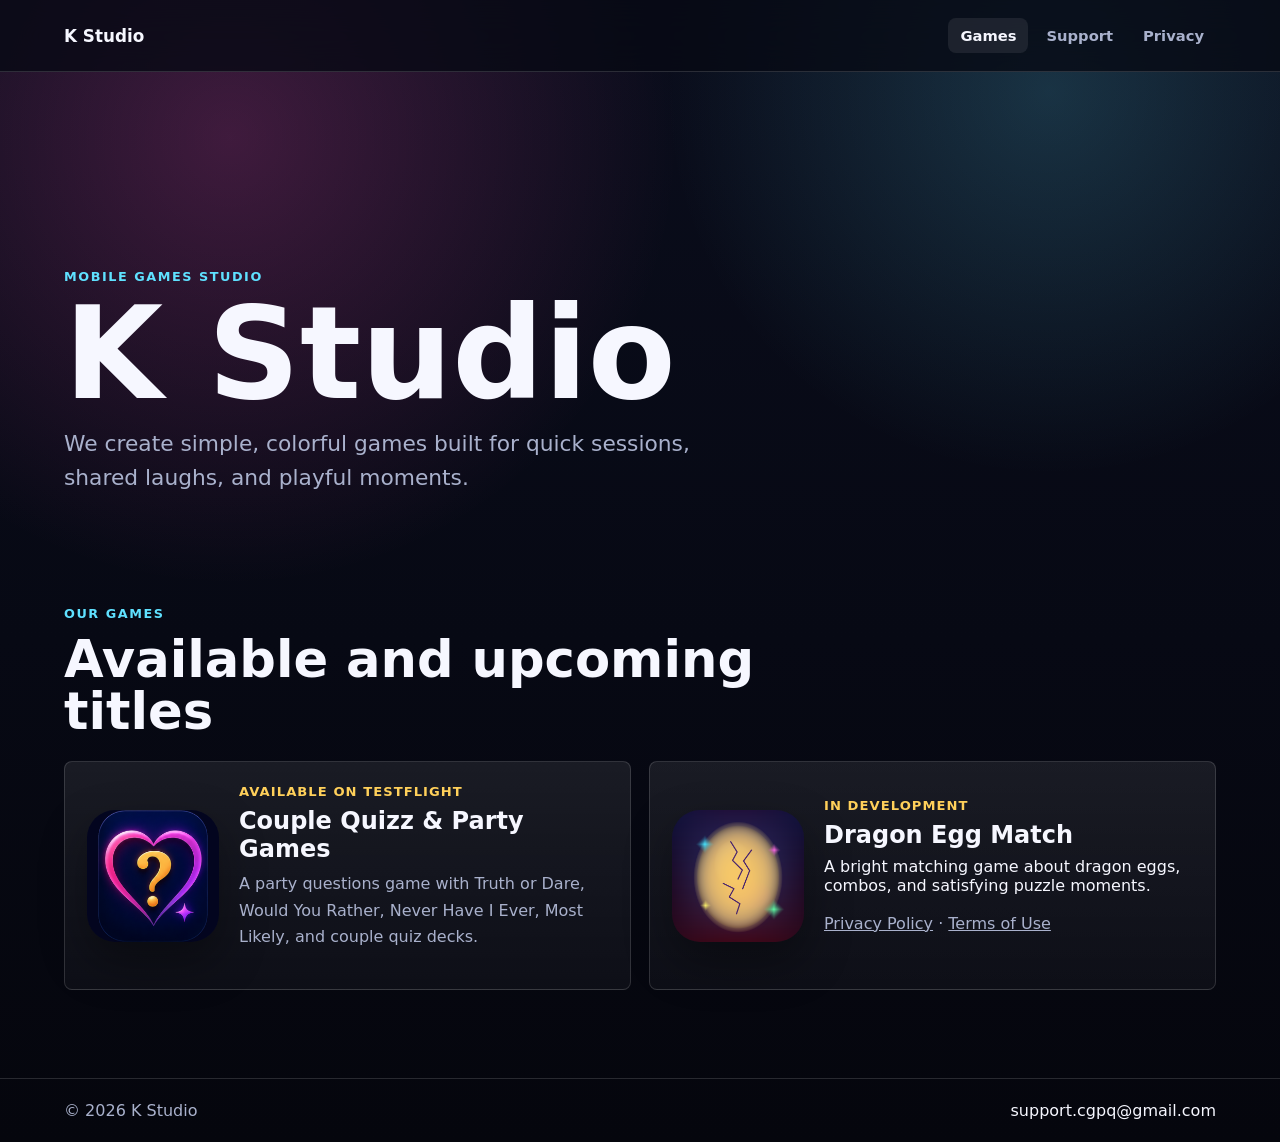
<file: index.html>
<!doctype html>
<html lang="en">
<head>
  <meta charset="utf-8">
  <meta name="viewport" content="width=device-width, initial-scale=1">
  <title>K Studio</title>
  <meta name="description" content="K Studio creates mobile games for playful moments with friends, couples, and families.">
  <link rel="stylesheet" href="styles.css">
</head>
<body>
  <header class="site-header">
    <a class="brand" href="index.html">K Studio</a>
    <nav aria-label="Main navigation">
      <a href="index.html" aria-current="page">Games</a>
      <a href="support.html">Support</a>
      <a href="privacy-policy.html">Privacy</a>
    </nav>
  </header>

  <main>
    <section class="hero">
      <div class="hero-copy">
        <p class="eyebrow">Mobile games studio</p>
        <h1>K Studio</h1>
        <p class="lead">We create simple, colorful games built for quick sessions, shared laughs, and playful moments.</p>
      </div>
    </section>

    <section class="games-section" aria-labelledby="games-title">
      <div class="section-heading">
        <p class="eyebrow">Our games</p>
        <h2 id="games-title">Available and upcoming titles</h2>
      </div>

      <div class="games-grid">
        <article class="game-card">
          <img src="assets/couple-quizz-party-games.png" alt="Couple Quizz & Party Games app icon">
          <div>
            <p class="game-status">Available on TestFlight</p>
            <h3>Couple Quizz & Party Games</h3>
            <p>A party questions game with Truth or Dare, Would You Rather, Never Have I Ever, Most Likely, and couple quiz decks.</p>
          </div>
        </article>

        <article class="game-card">
          <img src="assets/dragon-egg-match.png" alt="Dragon Egg Match app icon">
          <div>
            <p class="game-status">In development</p>
            <h3>Dragon Egg Match</h3>
            <p>A bright matching game about dragon eggs, combos, and satisfying puzzle moments.</p>
            <p><a href="dragon-egg-match-privacy.html">Privacy Policy</a> · <a href="dragon-egg-match-terms.html">Terms of Use</a></p>
          </div>
        </article>
      </div>
    </section>
  </main>

  <footer class="site-footer">
    <span>© <span id="year"></span> K Studio</span>
    <a href="mailto:support.cgpq@gmail.com">support.cgpq@gmail.com</a>
  </footer>

  <script>
    document.getElementById('year').textContent = new Date().getFullYear();
  </script>
</body>
</html>
</file>
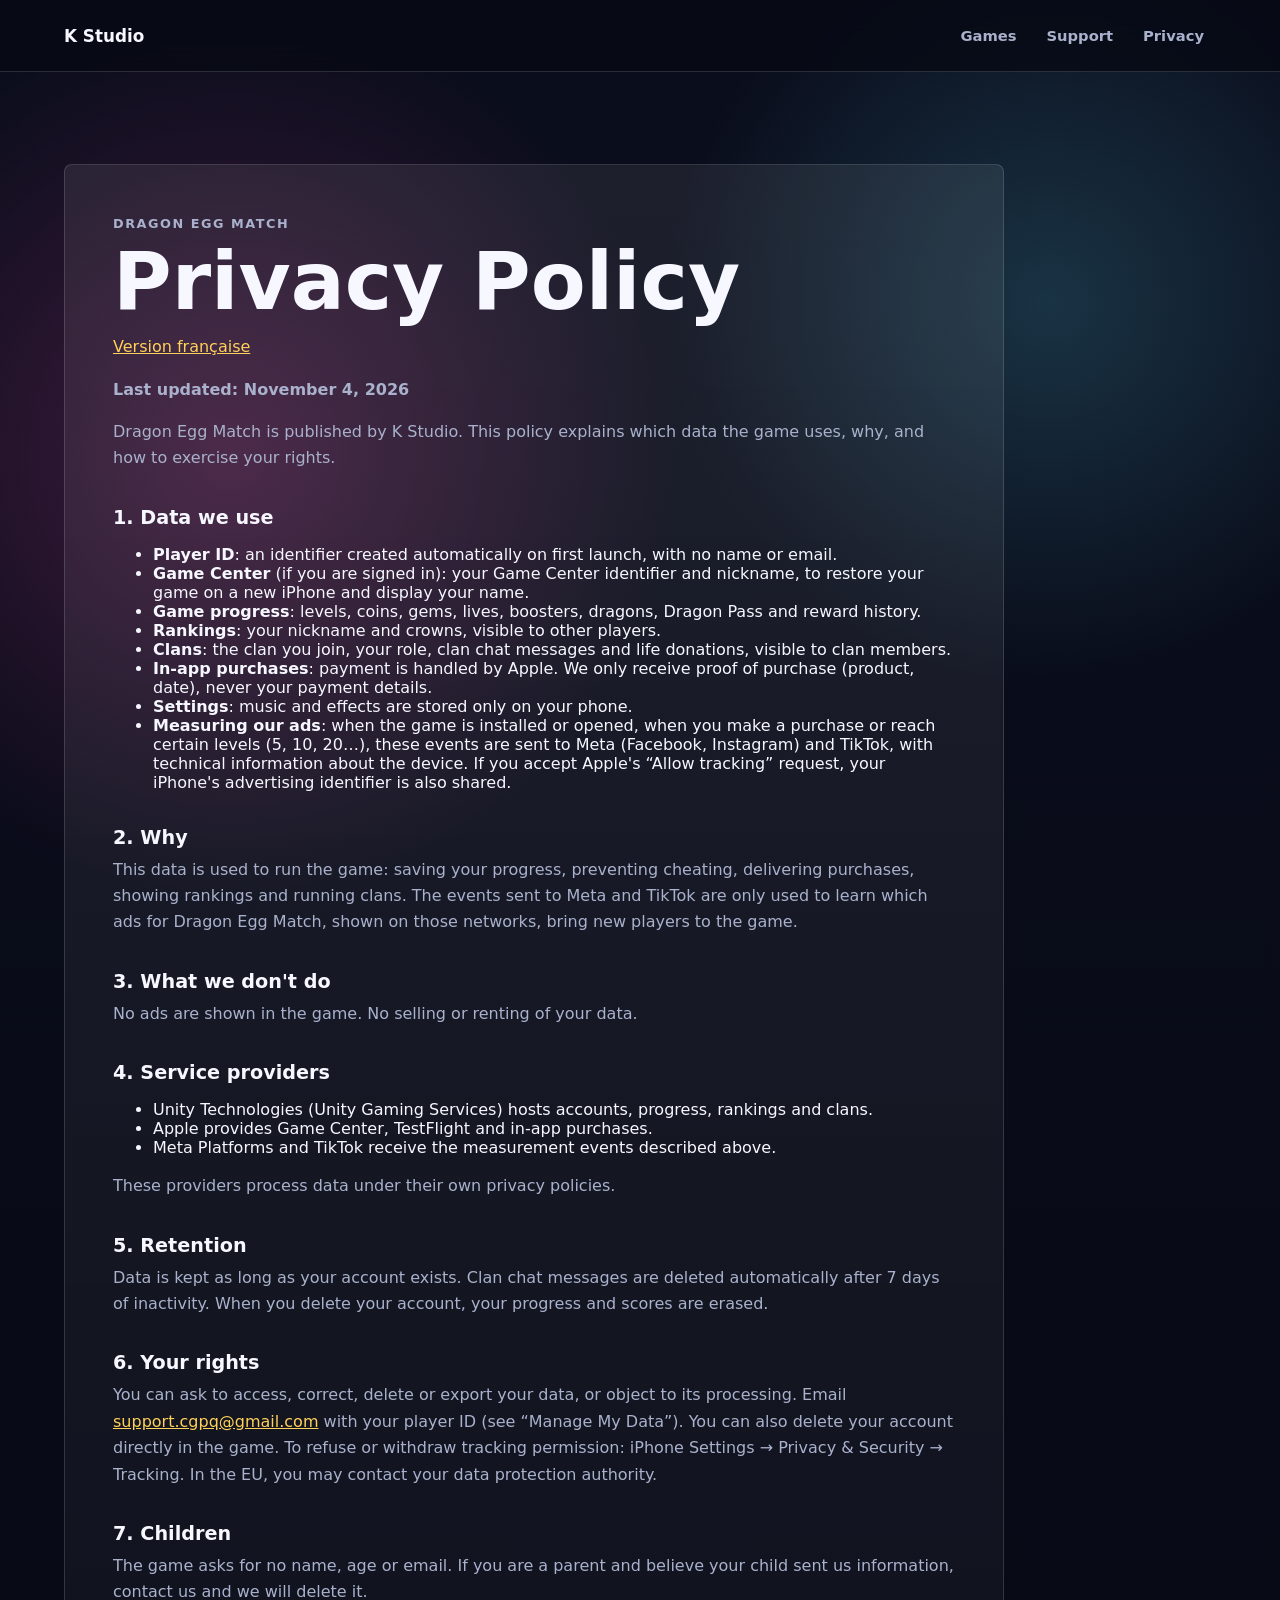
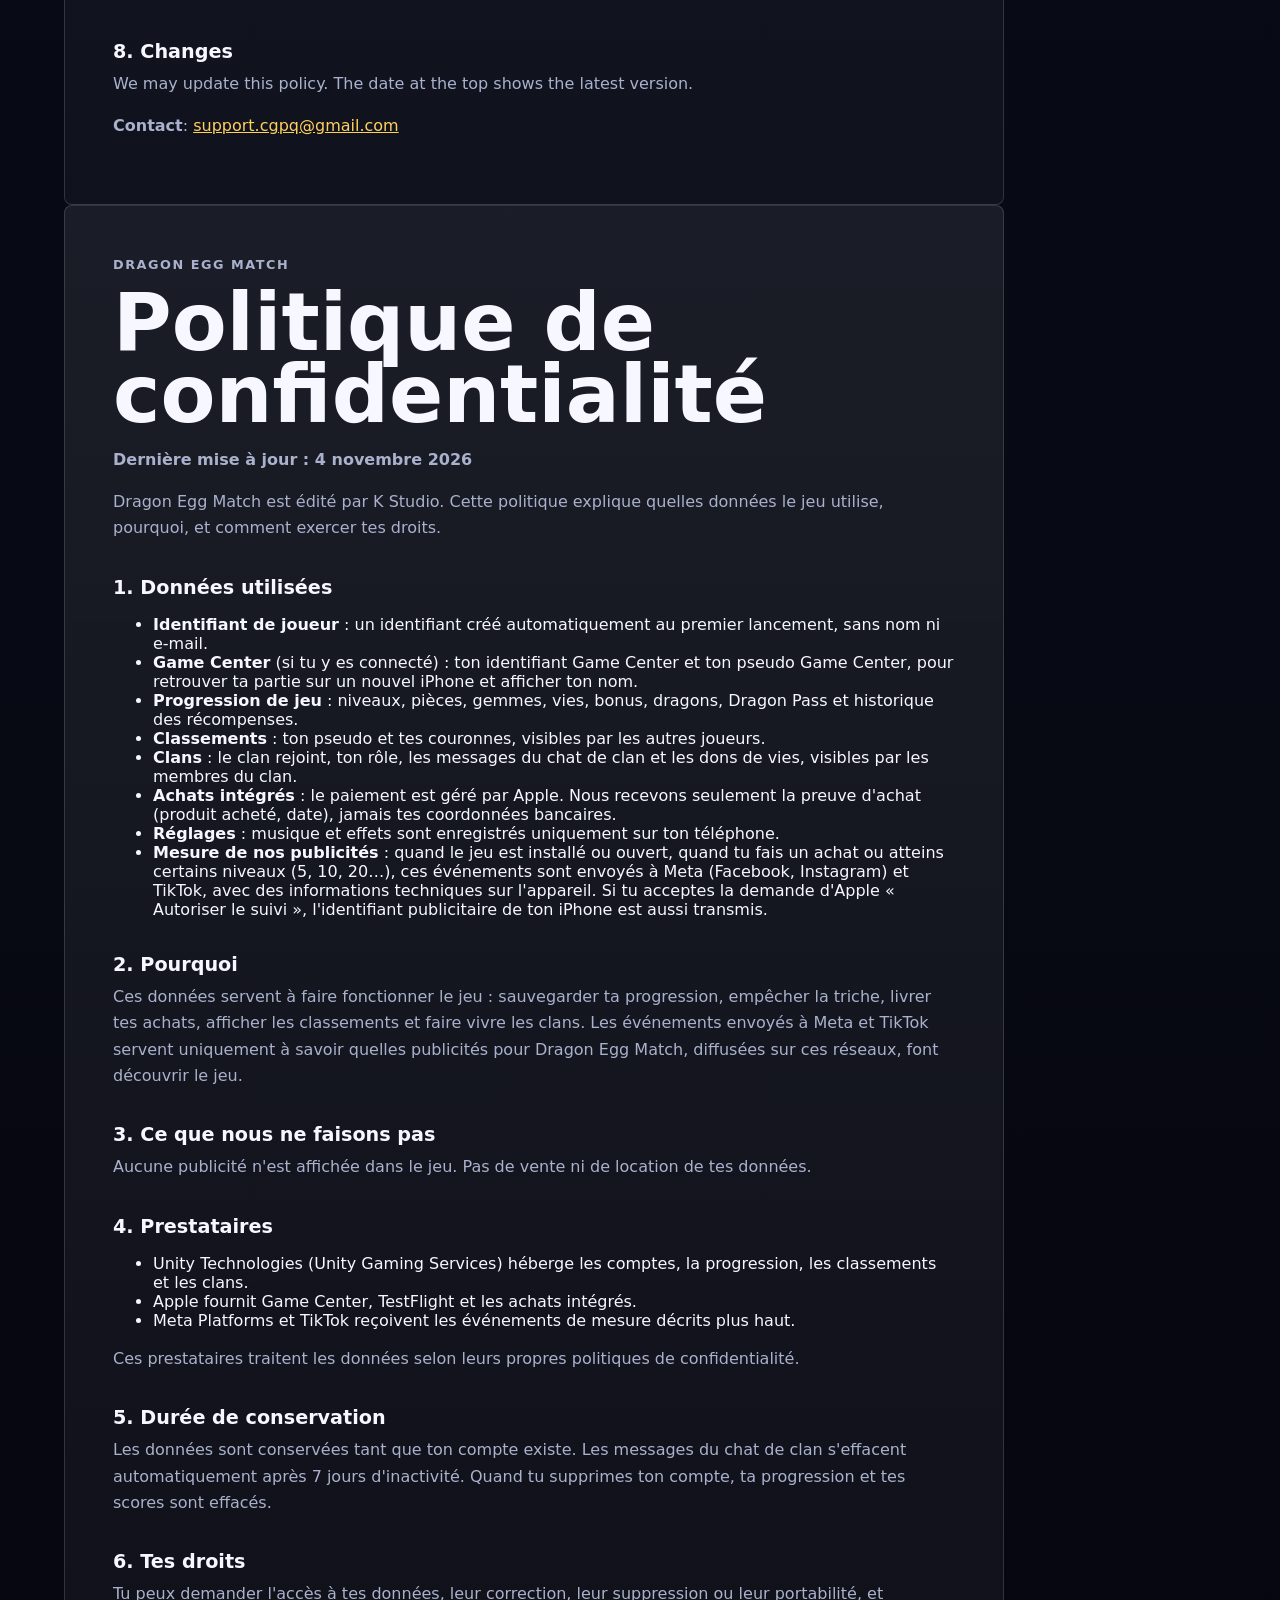
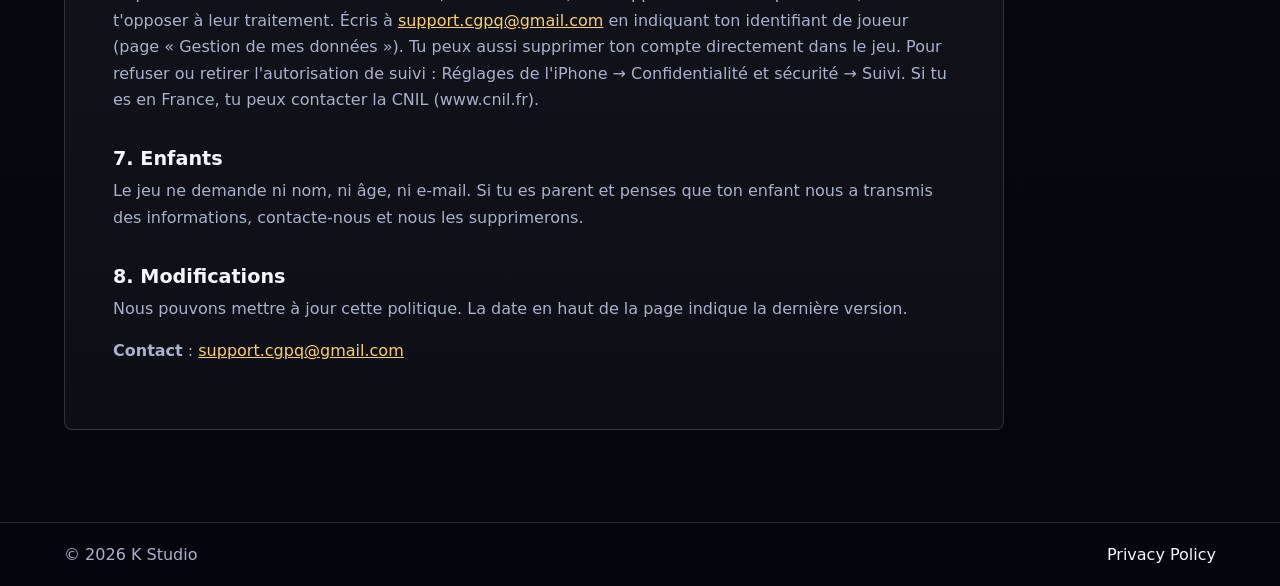
<file: dragon-egg-match-privacy.html>
<!doctype html>
<html lang="en">
<head>
  <meta charset="utf-8">
  <meta name="viewport" content="width=device-width, initial-scale=1">
  <title>Privacy Policy - Dragon Egg Match</title>
  <meta name="description" content="Dragon Egg Match privacy policy.">
  <link rel="stylesheet" href="styles.css">
</head>
<body>
  <header class="site-header">
    <a class="brand" href="index.html">K Studio</a>
    <nav aria-label="Main navigation">
      <a href="index.html">Games</a>
      <a href="support.html">Support</a>
      <a href="privacy-policy.html">Privacy</a>
    </nav>
  </header>

  <main class="page">
    <article class="content-panel legal">
      <p class="eyebrow">Dragon Egg Match</p>
      <h1>Privacy Policy</h1>
      <p><a href="#fr">Version française</a></p>
      <p class="updated">Last updated: November 4, 2026</p>
      <p>Dragon Egg Match is published by K Studio. This policy explains which data the game uses, why, and how to exercise your rights.</p>
      <h2>1. Data we use</h2>
      <ul><li><strong>Player ID</strong>: an identifier created automatically on first launch, with no name or email.</li><li><strong>Game Center</strong> (if you are signed in): your Game Center identifier and nickname, to restore your game on a new iPhone and display your name.</li><li><strong>Game progress</strong>: levels, coins, gems, lives, boosters, dragons, Dragon Pass and reward history.</li><li><strong>Rankings</strong>: your nickname and crowns, visible to other players.</li><li><strong>Clans</strong>: the clan you join, your role, clan chat messages and life donations, visible to clan members.</li><li><strong>In-app purchases</strong>: payment is handled by Apple. We only receive proof of purchase (product, date), never your payment details.</li><li><strong>Settings</strong>: music and effects are stored only on your phone.</li><li><strong>Measuring our ads</strong>: when the game is installed or opened, when you make a purchase or reach certain levels (5, 10, 20…), these events are sent to Meta (Facebook, Instagram) and TikTok, with technical information about the device. If you accept Apple's “Allow tracking” request, your iPhone's advertising identifier is also shared.</li></ul>
      <h2>2. Why</h2>
      <p>This data is used to run the game: saving your progress, preventing cheating, delivering purchases, showing rankings and running clans. The events sent to Meta and TikTok are only used to learn which ads for Dragon Egg Match, shown on those networks, bring new players to the game.</p>
      <h2>3. What we don't do</h2>
      <p>No ads are shown in the game. No selling or renting of your data.</p>
      <h2>4. Service providers</h2>
      <ul><li>Unity Technologies (Unity Gaming Services) hosts accounts, progress, rankings and clans.</li><li>Apple provides Game Center, TestFlight and in-app purchases.</li><li>Meta Platforms and TikTok receive the measurement events described above.</li></ul>
      <p>These providers process data under their own privacy policies.</p>
      <h2>5. Retention</h2>
      <p>Data is kept as long as your account exists. Clan chat messages are deleted automatically after 7 days of inactivity. When you delete your account, your progress and scores are erased.</p>
      <h2>6. Your rights</h2>
      <p>You can ask to access, correct, delete or export your data, or object to its processing. Email <a href="mailto:support.cgpq@gmail.com">support.cgpq@gmail.com</a> with your player ID (see “Manage My Data”). You can also delete your account directly in the game. To refuse or withdraw tracking permission: iPhone Settings → Privacy &amp; Security → Tracking. In the EU, you may contact your data protection authority.</p>
      <h2>7. Children</h2>
      <p>The game asks for no name, age or email. If you are a parent and believe your child sent us information, contact us and we will delete it.</p>
      <h2>8. Changes</h2>
      <p>We may update this policy. The date at the top shows the latest version.</p>
      <p><strong>Contact</strong>: <a href="mailto:support.cgpq@gmail.com">support.cgpq@gmail.com</a></p>
    </article>
    <article class="content-panel legal" id="fr" lang="fr">
      <p class="eyebrow">Dragon Egg Match</p>
      <h1>Politique de confidentialité</h1>
      <p class="updated">Dernière mise à jour : 4 novembre 2026</p>
      <p>Dragon Egg Match est édité par K Studio. Cette politique explique quelles données le jeu utilise, pourquoi, et comment exercer tes droits.</p>
      <h2>1. Données utilisées</h2>
      <ul><li><strong>Identifiant de joueur</strong> : un identifiant créé automatiquement au premier lancement, sans nom ni e-mail.</li><li><strong>Game Center</strong> (si tu y es connecté) : ton identifiant Game Center et ton pseudo Game Center, pour retrouver ta partie sur un nouvel iPhone et afficher ton nom.</li><li><strong>Progression de jeu</strong> : niveaux, pièces, gemmes, vies, bonus, dragons, Dragon Pass et historique des récompenses.</li><li><strong>Classements</strong> : ton pseudo et tes couronnes, visibles par les autres joueurs.</li><li><strong>Clans</strong> : le clan rejoint, ton rôle, les messages du chat de clan et les dons de vies, visibles par les membres du clan.</li><li><strong>Achats intégrés</strong> : le paiement est géré par Apple. Nous recevons seulement la preuve d'achat (produit acheté, date), jamais tes coordonnées bancaires.</li><li><strong>Réglages</strong> : musique et effets sont enregistrés uniquement sur ton téléphone.</li><li><strong>Mesure de nos publicités</strong> : quand le jeu est installé ou ouvert, quand tu fais un achat ou atteins certains niveaux (5, 10, 20…), ces événements sont envoyés à Meta (Facebook, Instagram) et TikTok, avec des informations techniques sur l'appareil. Si tu acceptes la demande d'Apple « Autoriser le suivi », l'identifiant publicitaire de ton iPhone est aussi transmis.</li></ul>
      <h2>2. Pourquoi</h2>
      <p>Ces données servent à faire fonctionner le jeu : sauvegarder ta progression, empêcher la triche, livrer tes achats, afficher les classements et faire vivre les clans. Les événements envoyés à Meta et TikTok servent uniquement à savoir quelles publicités pour Dragon Egg Match, diffusées sur ces réseaux, font découvrir le jeu.</p>
      <h2>3. Ce que nous ne faisons pas</h2>
      <p>Aucune publicité n'est affichée dans le jeu. Pas de vente ni de location de tes données.</p>
      <h2>4. Prestataires</h2>
      <ul><li>Unity Technologies (Unity Gaming Services) héberge les comptes, la progression, les classements et les clans.</li><li>Apple fournit Game Center, TestFlight et les achats intégrés.</li><li>Meta Platforms et TikTok reçoivent les événements de mesure décrits plus haut.</li></ul>
      <p>Ces prestataires traitent les données selon leurs propres politiques de confidentialité.</p>
      <h2>5. Durée de conservation</h2>
      <p>Les données sont conservées tant que ton compte existe. Les messages du chat de clan s'effacent automatiquement après 7 jours d'inactivité. Quand tu supprimes ton compte, ta progression et tes scores sont effacés.</p>
      <h2>6. Tes droits</h2>
      <p>Tu peux demander l'accès à tes données, leur correction, leur suppression ou leur portabilité, et t'opposer à leur traitement. Écris à <a href="mailto:support.cgpq@gmail.com">support.cgpq@gmail.com</a> en indiquant ton identifiant de joueur (page « Gestion de mes données »). Tu peux aussi supprimer ton compte directement dans le jeu. Pour refuser ou retirer l'autorisation de suivi : Réglages de l'iPhone → Confidentialité et sécurité → Suivi. Si tu es en France, tu peux contacter la CNIL (www.cnil.fr).</p>
      <h2>7. Enfants</h2>
      <p>Le jeu ne demande ni nom, ni âge, ni e-mail. Si tu es parent et penses que ton enfant nous a transmis des informations, contacte-nous et nous les supprimerons.</p>
      <h2>8. Modifications</h2>
      <p>Nous pouvons mettre à jour cette politique. La date en haut de la page indique la dernière version.</p>
      <p><strong>Contact</strong> : <a href="mailto:support.cgpq@gmail.com">support.cgpq@gmail.com</a></p>
    </article>
  </main>

  <footer class="site-footer">
    <span>© <span id="year"></span> K Studio</span>
    <a href="privacy-policy.html">Privacy Policy</a>
  </footer>

  <script>
    document.getElementById('year').textContent = new Date().getFullYear();
  </script>
</body>
</html>
</file>
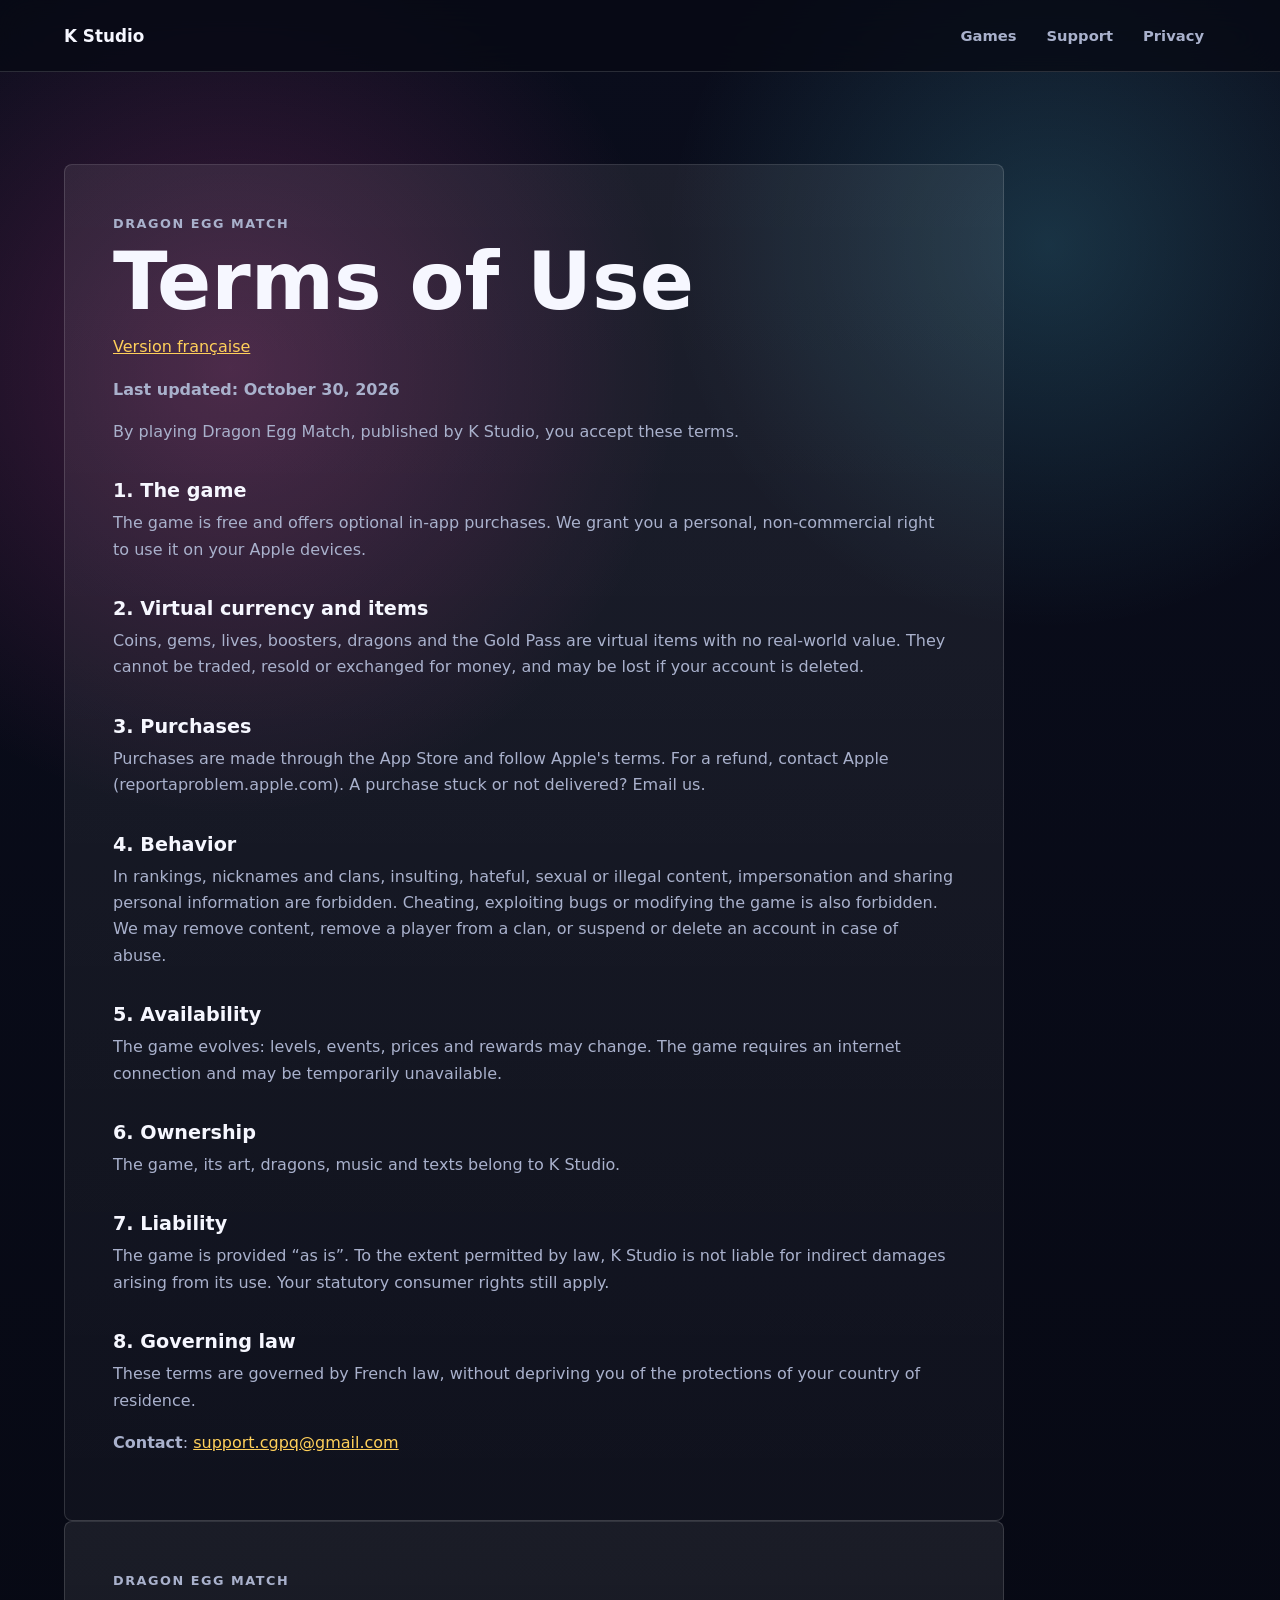
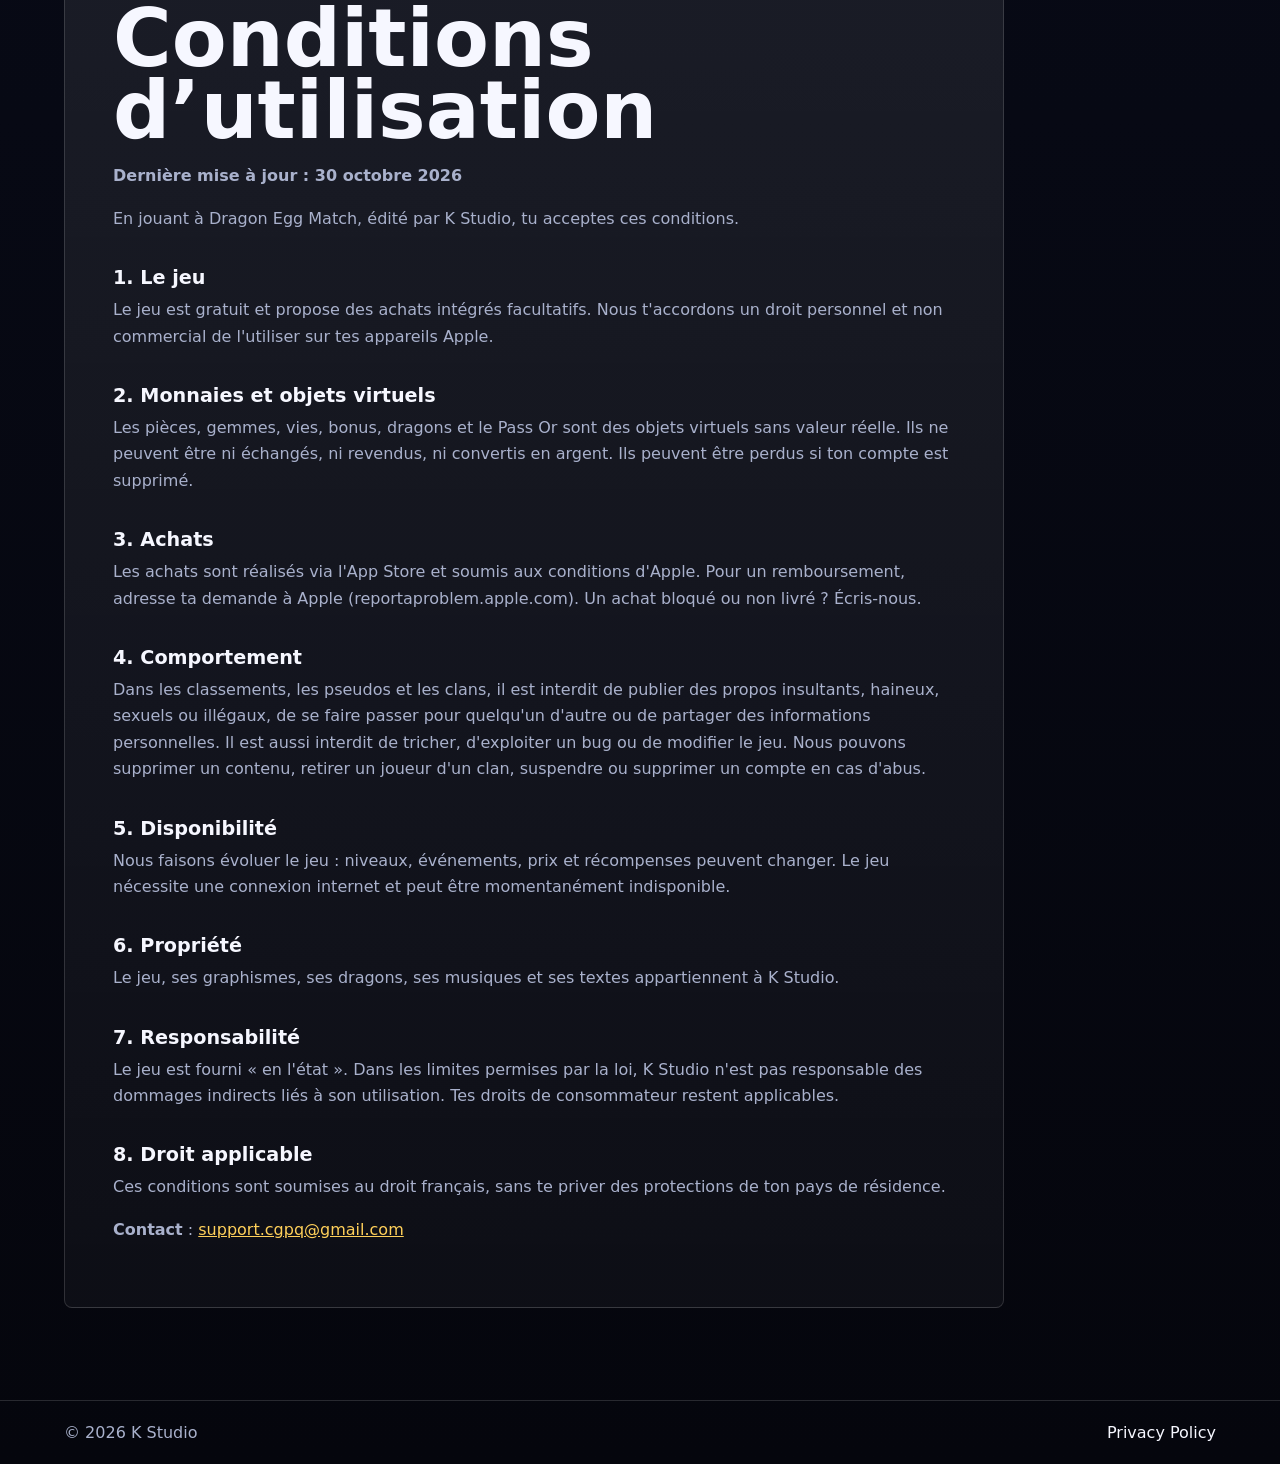
<file: dragon-egg-match-terms.html>
<!doctype html>
<html lang="en">
<head>
  <meta charset="utf-8">
  <meta name="viewport" content="width=device-width, initial-scale=1">
  <title>Terms of Use - Dragon Egg Match</title>
  <meta name="description" content="Dragon Egg Match terms of use.">
  <link rel="stylesheet" href="styles.css">
</head>
<body>
  <header class="site-header">
    <a class="brand" href="index.html">K Studio</a>
    <nav aria-label="Main navigation">
      <a href="index.html">Games</a>
      <a href="support.html">Support</a>
      <a href="privacy-policy.html">Privacy</a>
    </nav>
  </header>

  <main class="page">
    <article class="content-panel legal">
      <p class="eyebrow">Dragon Egg Match</p>
      <h1>Terms of Use</h1>
      <p><a href="#fr">Version française</a></p>
      <p class="updated">Last updated: October 30, 2026</p>
      <p>By playing Dragon Egg Match, published by K Studio, you accept these terms.</p>
      <h2>1. The game</h2>
      <p>The game is free and offers optional in-app purchases. We grant you a personal, non-commercial right to use it on your Apple devices.</p>
      <h2>2. Virtual currency and items</h2>
      <p>Coins, gems, lives, boosters, dragons and the Gold Pass are virtual items with no real-world value. They cannot be traded, resold or exchanged for money, and may be lost if your account is deleted.</p>
      <h2>3. Purchases</h2>
      <p>Purchases are made through the App Store and follow Apple's terms. For a refund, contact Apple (reportaproblem.apple.com). A purchase stuck or not delivered? Email us.</p>
      <h2>4. Behavior</h2>
      <p>In rankings, nicknames and clans, insulting, hateful, sexual or illegal content, impersonation and sharing personal information are forbidden. Cheating, exploiting bugs or modifying the game is also forbidden. We may remove content, remove a player from a clan, or suspend or delete an account in case of abuse.</p>
      <h2>5. Availability</h2>
      <p>The game evolves: levels, events, prices and rewards may change. The game requires an internet connection and may be temporarily unavailable.</p>
      <h2>6. Ownership</h2>
      <p>The game, its art, dragons, music and texts belong to K Studio.</p>
      <h2>7. Liability</h2>
      <p>The game is provided “as is”. To the extent permitted by law, K Studio is not liable for indirect damages arising from its use. Your statutory consumer rights still apply.</p>
      <h2>8. Governing law</h2>
      <p>These terms are governed by French law, without depriving you of the protections of your country of residence.</p>
      <p><strong>Contact</strong>: <a href="mailto:support.cgpq@gmail.com">support.cgpq@gmail.com</a></p>
    </article>
    <article class="content-panel legal" id="fr" lang="fr">
      <p class="eyebrow">Dragon Egg Match</p>
      <h1>Conditions d’utilisation</h1>
      <p class="updated">Dernière mise à jour : 30 octobre 2026</p>
      <p>En jouant à Dragon Egg Match, édité par K Studio, tu acceptes ces conditions.</p>
      <h2>1. Le jeu</h2>
      <p>Le jeu est gratuit et propose des achats intégrés facultatifs. Nous t'accordons un droit personnel et non commercial de l'utiliser sur tes appareils Apple.</p>
      <h2>2. Monnaies et objets virtuels</h2>
      <p>Les pièces, gemmes, vies, bonus, dragons et le Pass Or sont des objets virtuels sans valeur réelle. Ils ne peuvent être ni échangés, ni revendus, ni convertis en argent. Ils peuvent être perdus si ton compte est supprimé.</p>
      <h2>3. Achats</h2>
      <p>Les achats sont réalisés via l'App Store et soumis aux conditions d'Apple. Pour un remboursement, adresse ta demande à Apple (reportaproblem.apple.com). Un achat bloqué ou non livré ? Écris-nous.</p>
      <h2>4. Comportement</h2>
      <p>Dans les classements, les pseudos et les clans, il est interdit de publier des propos insultants, haineux, sexuels ou illégaux, de se faire passer pour quelqu'un d'autre ou de partager des informations personnelles. Il est aussi interdit de tricher, d'exploiter un bug ou de modifier le jeu. Nous pouvons supprimer un contenu, retirer un joueur d'un clan, suspendre ou supprimer un compte en cas d'abus.</p>
      <h2>5. Disponibilité</h2>
      <p>Nous faisons évoluer le jeu : niveaux, événements, prix et récompenses peuvent changer. Le jeu nécessite une connexion internet et peut être momentanément indisponible.</p>
      <h2>6. Propriété</h2>
      <p>Le jeu, ses graphismes, ses dragons, ses musiques et ses textes appartiennent à K Studio.</p>
      <h2>7. Responsabilité</h2>
      <p>Le jeu est fourni « en l'état ». Dans les limites permises par la loi, K Studio n'est pas responsable des dommages indirects liés à son utilisation. Tes droits de consommateur restent applicables.</p>
      <h2>8. Droit applicable</h2>
      <p>Ces conditions sont soumises au droit français, sans te priver des protections de ton pays de résidence.</p>
      <p><strong>Contact</strong> : <a href="mailto:support.cgpq@gmail.com">support.cgpq@gmail.com</a></p>
    </article>
  </main>

  <footer class="site-footer">
    <span>© <span id="year"></span> K Studio</span>
    <a href="privacy-policy.html">Privacy Policy</a>
  </footer>

  <script>
    document.getElementById('year').textContent = new Date().getFullYear();
  </script>
</body>
</html>
</file>
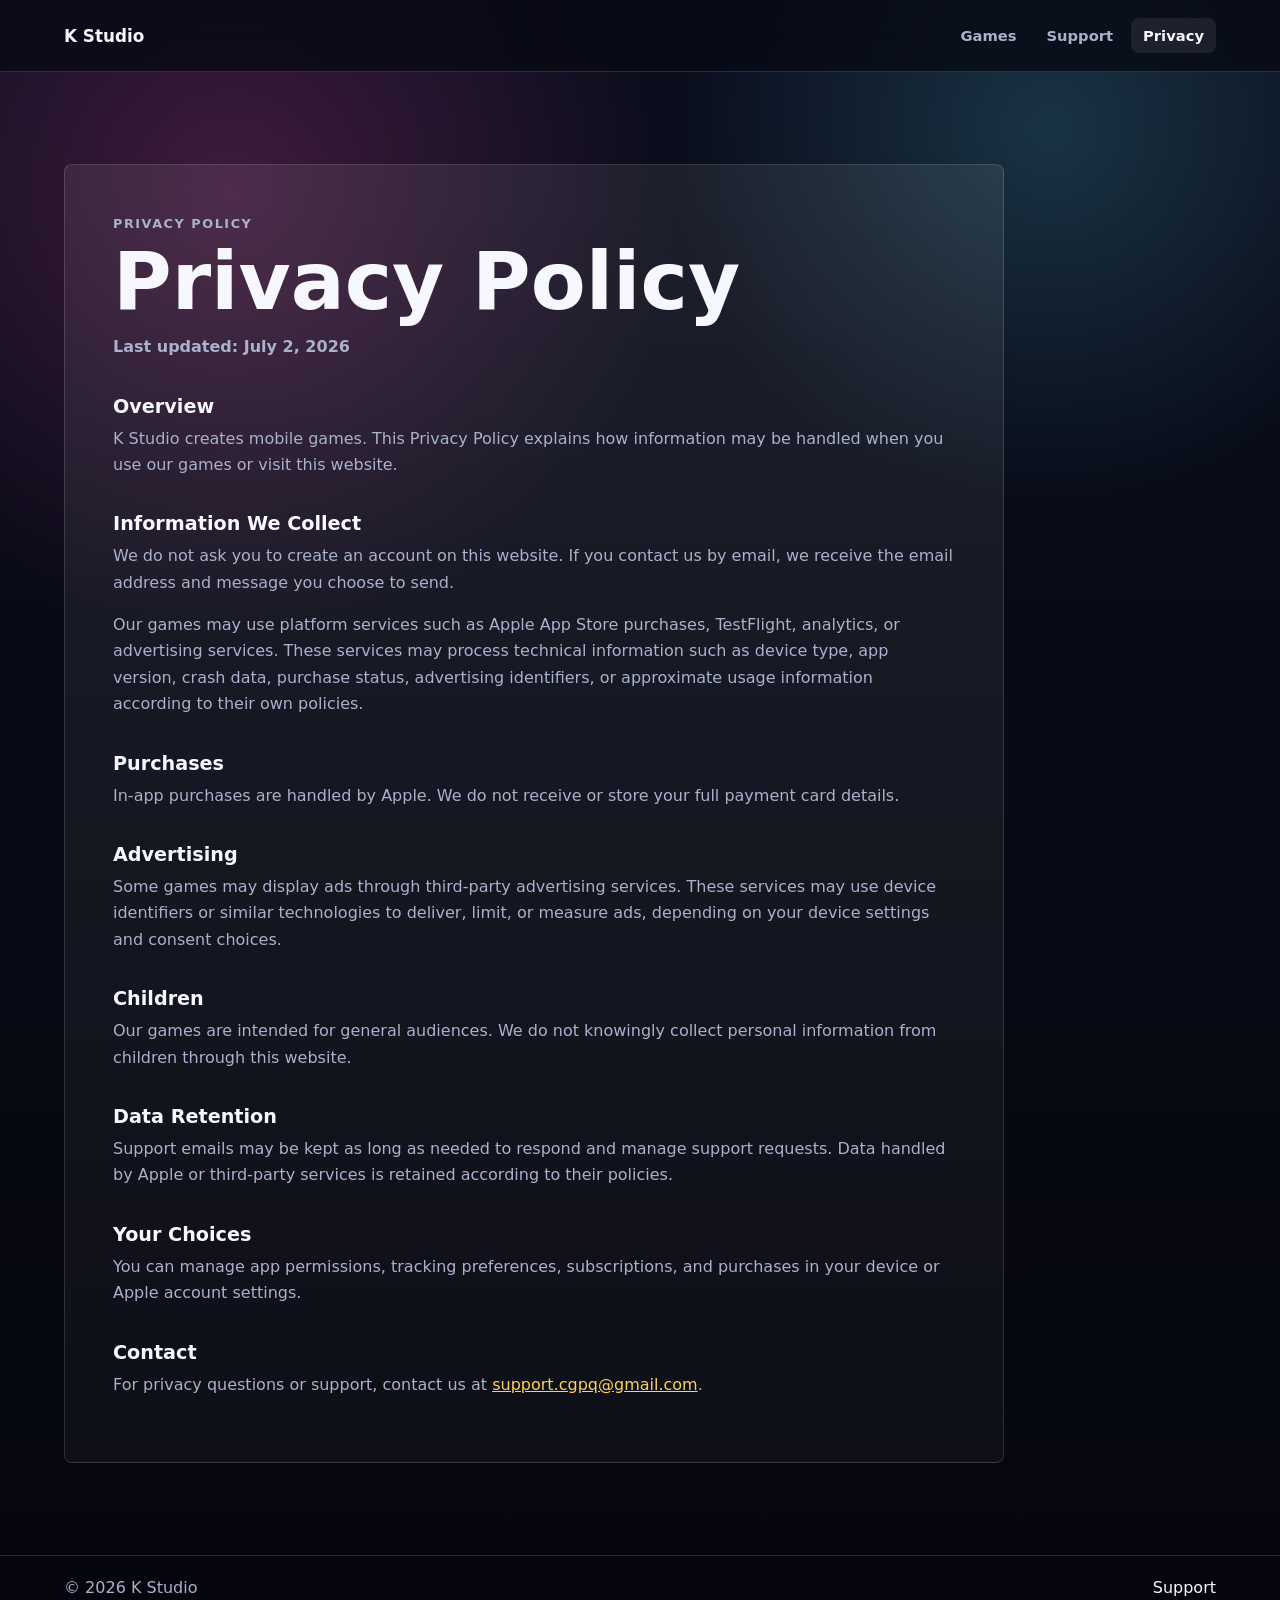
<file: privacy-policy.html>
<!doctype html>
<html lang="en">
<head>
  <meta charset="utf-8">
  <meta name="viewport" content="width=device-width, initial-scale=1">
  <title>Privacy Policy - K Studio</title>
  <meta name="description" content="K Studio privacy policy.">
  <link rel="stylesheet" href="styles.css">
</head>
<body>
  <header class="site-header">
    <a class="brand" href="index.html">K Studio</a>
    <nav aria-label="Main navigation">
      <a href="index.html">Games</a>
      <a href="support.html">Support</a>
      <a href="privacy-policy.html" aria-current="page">Privacy</a>
    </nav>
  </header>

  <main class="page">
    <article class="content-panel legal">
      <p class="eyebrow">Privacy Policy</p>
      <h1>Privacy Policy</h1>
      <p class="updated">Last updated: July 2, 2026</p>

      <h2>Overview</h2>
      <p>K Studio creates mobile games. This Privacy Policy explains how information may be handled when you use our games or visit this website.</p>

      <h2>Information We Collect</h2>
      <p>We do not ask you to create an account on this website. If you contact us by email, we receive the email address and message you choose to send.</p>
      <p>Our games may use platform services such as Apple App Store purchases, TestFlight, analytics, or advertising services. These services may process technical information such as device type, app version, crash data, purchase status, advertising identifiers, or approximate usage information according to their own policies.</p>

      <h2>Purchases</h2>
      <p>In-app purchases are handled by Apple. We do not receive or store your full payment card details.</p>

      <h2>Advertising</h2>
      <p>Some games may display ads through third-party advertising services. These services may use device identifiers or similar technologies to deliver, limit, or measure ads, depending on your device settings and consent choices.</p>

      <h2>Children</h2>
      <p>Our games are intended for general audiences. We do not knowingly collect personal information from children through this website.</p>

      <h2>Data Retention</h2>
      <p>Support emails may be kept as long as needed to respond and manage support requests. Data handled by Apple or third-party services is retained according to their policies.</p>

      <h2>Your Choices</h2>
      <p>You can manage app permissions, tracking preferences, subscriptions, and purchases in your device or Apple account settings.</p>

      <h2>Contact</h2>
      <p>For privacy questions or support, contact us at <a href="mailto:support.cgpq@gmail.com">support.cgpq@gmail.com</a>.</p>
    </article>
  </main>

  <footer class="site-footer">
    <span>© <span id="year"></span> K Studio</span>
    <a href="support.html">Support</a>
  </footer>

  <script>
    document.getElementById('year').textContent = new Date().getFullYear();
  </script>
</body>
</html>
</file>
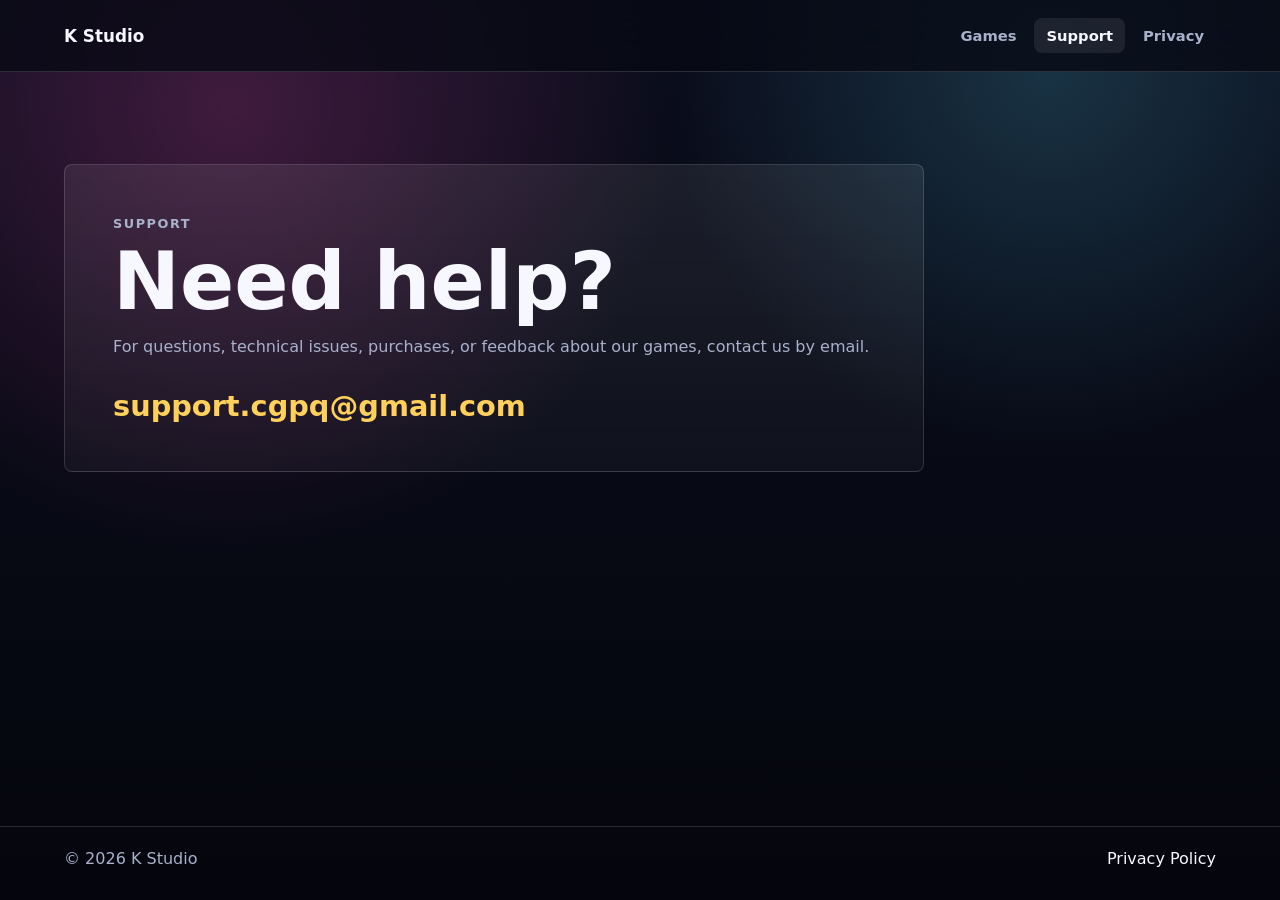
<file: support.html>
<!doctype html>
<html lang="en">
<head>
  <meta charset="utf-8">
  <meta name="viewport" content="width=device-width, initial-scale=1">
  <title>Support - K Studio</title>
  <meta name="description" content="Contact K Studio support.">
  <link rel="stylesheet" href="styles.css">
</head>
<body>
  <header class="site-header">
    <a class="brand" href="index.html">K Studio</a>
    <nav aria-label="Main navigation">
      <a href="index.html">Games</a>
      <a href="support.html" aria-current="page">Support</a>
      <a href="privacy-policy.html">Privacy</a>
    </nav>
  </header>

  <main class="page">
    <section class="content-panel">
      <p class="eyebrow">Support</p>
      <h1>Need help?</h1>
      <p>For questions, technical issues, purchases, or feedback about our games, contact us by email.</p>
      <a class="mail-link" href="mailto:support.cgpq@gmail.com">support.cgpq@gmail.com</a>
    </section>
  </main>

  <footer class="site-footer">
    <span>© <span id="year"></span> K Studio</span>
    <a href="privacy-policy.html">Privacy Policy</a>
  </footer>

  <script>
    document.getElementById('year').textContent = new Date().getFullYear();
  </script>
</body>
</html>
</file>
<file: styles.css>
:root {
  color-scheme: dark;
  --bg: #070914;
  --panel: #101526;
  --panel-strong: #151c31;
  --text: #f6f7ff;
  --muted: #a9b1cc;
  --line: rgba(255, 255, 255, 0.14);
  --pink: #ff4eb8;
  --gold: #ffd05a;
  --cyan: #5fe1ff;
}

* {
  box-sizing: border-box;
}

html {
  min-height: 100%;
}

body {
  min-height: 100%;
  margin: 0;
  font-family: Inter, ui-sans-serif, system-ui, -apple-system, BlinkMacSystemFont, "Segoe UI", sans-serif;
  background:
    radial-gradient(circle at 18% 12%, rgba(255, 78, 184, 0.22), transparent 28rem),
    radial-gradient(circle at 82% 8%, rgba(95, 225, 255, 0.18), transparent 24rem),
    linear-gradient(180deg, #0a0d1c 0%, var(--bg) 56%, #05060d 100%);
  color: var(--text);
}

a {
  color: inherit;
}

.site-header {
  position: sticky;
  top: 0;
  z-index: 10;
  display: flex;
  align-items: center;
  justify-content: space-between;
  gap: 24px;
  padding: 18px clamp(20px, 5vw, 64px);
  background: rgba(7, 9, 20, 0.78);
  backdrop-filter: blur(18px);
  border-bottom: 1px solid var(--line);
}

.brand {
  font-weight: 850;
  font-size: 1.05rem;
  text-decoration: none;
  letter-spacing: 0;
}

nav {
  display: flex;
  gap: 6px;
}

nav a {
  padding: 9px 12px;
  border-radius: 8px;
  color: var(--muted);
  text-decoration: none;
  font-weight: 700;
  font-size: 0.92rem;
}

nav a:hover,
nav a[aria-current="page"] {
  color: var(--text);
  background: rgba(255, 255, 255, 0.08);
}

.hero {
  min-height: 54vh;
  display: grid;
  align-items: end;
  padding: clamp(64px, 11vw, 128px) clamp(20px, 5vw, 64px) 42px;
}

.hero-copy {
  max-width: 760px;
}

.eyebrow {
  margin: 0 0 12px;
  color: var(--cyan);
  font-weight: 850;
  text-transform: uppercase;
  font-size: 0.8rem;
  letter-spacing: 0.12em;
}

h1,
h2,
h3,
p {
  margin-top: 0;
}

h1 {
  margin-bottom: 16px;
  font-size: clamp(3.4rem, 10vw, 8.5rem);
  line-height: 0.9;
  letter-spacing: 0;
}

.lead {
  max-width: 650px;
  color: var(--muted);
  font-size: clamp(1.08rem, 2vw, 1.36rem);
  line-height: 1.55;
}

.games-section {
  padding: 48px clamp(20px, 5vw, 64px) 88px;
}

.section-heading {
  max-width: 780px;
  margin-bottom: 24px;
}

.section-heading h2 {
  margin-bottom: 0;
  font-size: clamp(2rem, 4vw, 3.6rem);
  line-height: 1.02;
}

.games-grid {
  display: grid;
  grid-template-columns: repeat(2, minmax(0, 1fr));
  gap: 18px;
}

.game-card {
  display: grid;
  grid-template-columns: 132px 1fr;
  gap: 20px;
  align-items: center;
  padding: 22px;
  background: linear-gradient(180deg, rgba(255, 255, 255, 0.08), rgba(255, 255, 255, 0.035));
  border: 1px solid var(--line);
  border-radius: 8px;
}

.game-card img {
  width: 132px;
  height: 132px;
  border-radius: 28px;
  object-fit: cover;
  box-shadow: 0 20px 46px rgba(0, 0, 0, 0.35);
}

.game-status {
  margin-bottom: 8px;
  color: var(--gold);
  font-size: 0.82rem;
  font-weight: 850;
  text-transform: uppercase;
  letter-spacing: 0.08em;
}

.game-card h3 {
  margin-bottom: 8px;
  font-size: 1.5rem;
}

.game-card p:last-child,
.content-panel p {
  color: var(--muted);
  line-height: 1.65;
}

.page {
  min-height: calc(100vh - 146px);
  padding: clamp(42px, 8vw, 92px) clamp(20px, 5vw, 64px);
}

.content-panel {
  max-width: 860px;
  padding: clamp(24px, 5vw, 48px);
  background: linear-gradient(180deg, rgba(255, 255, 255, 0.08), rgba(255, 255, 255, 0.035));
  border: 1px solid var(--line);
  border-radius: 8px;
}

.content-panel h1 {
  font-size: clamp(2.4rem, 7vw, 5rem);
}

.content-panel h2 {
  margin-top: 34px;
  margin-bottom: 8px;
  font-size: 1.2rem;
}

.updated {
  color: var(--gold);
  font-weight: 700;
}

.mail-link {
  display: inline-block;
  margin-top: 12px;
  color: var(--gold);
  font-size: clamp(1.1rem, 3vw, 1.8rem);
  font-weight: 850;
  text-decoration: none;
}

.legal {
  max-width: 940px;
}

.legal a {
  color: var(--gold);
}

.site-footer {
  display: flex;
  justify-content: space-between;
  gap: 18px;
  padding: 22px clamp(20px, 5vw, 64px);
  color: var(--muted);
  border-top: 1px solid var(--line);
}

.site-footer a {
  color: var(--text);
  text-decoration: none;
}

@media (max-width: 760px) {
  .site-header,
  .site-footer {
    align-items: flex-start;
    flex-direction: column;
  }

  nav {
    width: 100%;
    flex-wrap: wrap;
  }

  nav a {
    padding-left: 0;
    padding-right: 12px;
  }

  .games-grid,
  .game-card {
    grid-template-columns: 1fr;
  }

  .game-card img {
    width: 118px;
    height: 118px;
    border-radius: 24px;
  }
}
</file>
